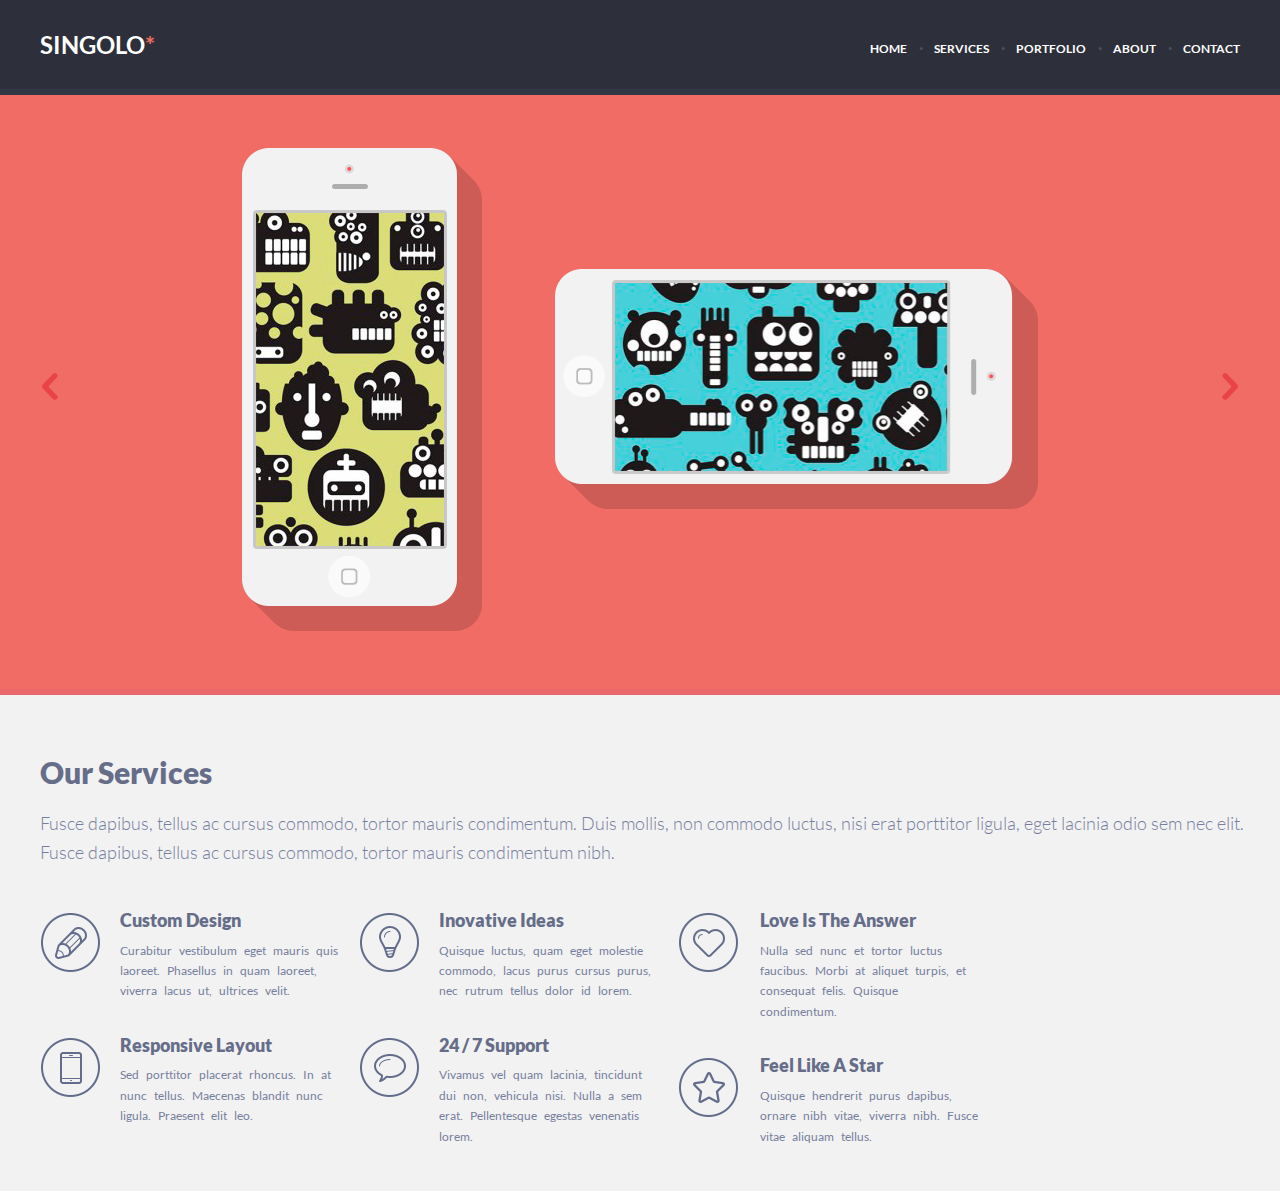
<file: singolo1.html>
<!DOCTYPE html>
<html lang="en">
<head>
    <meta charset="UTF-8">
    <meta name="viewport" content="width=device-width, initial-scale=1.0">
    <link rel="stylesheet" href="./assets/reset.css">
    <link rel="stylesheet" href="singolo1.css">
    <title>Singolo</title>
</head>
<body>
    <header class="head">
        <div class="head-underline">
            <div class="logo">
                <h1 class="logo-text">Singolo</h1> 
                <p class="star">*</p>
            </div>        
            <ul class="navigation">
                <li><a href="#" class="nav-link">Home</a></li>
                <li class="dot">&#183;</li>
                <li><a href="#" class="nav-link">Services</a></li>
                <li class="dot">&#183;</li>
                <li><a href="#" class="nav-link">Portfolio</a></li>
                <li class="dot">&#183;</li>
                <li><a href="#" class="nav-link">About</a></li>
                <li class="dot">&#183;</li>
                <li><a href="#" class="nav-link">Contact</a></li>
            </ul>
        </div>        
        <div class="line-head"></div>   
    </header>
    <main class="slider">
        <div class="wrapper">
            <div class="left-arrow">
                <a class="left-slide" href="#"><img src="./assets/Images/left-arrow.png" alt="arrow to slide left"></a>
            </div>
            <div class="slides">
                <div class="vertical-phone">
                    <img class="vertical_phone_source" src="./assets/Images/iPhone_Vertical.png" alt="vertical phone">
                </div>
                <div class="horizontal-phone">
                    <img class="horizontal_phone_source" src="./assets/Images/iPhone_Horizontal.png" alt="horizontal phone">
                </div>            
            </div>
            <div class="right-arrow">
                <a class="right-slide" href="#"><img src="./assets/Images/right-arrow.png" alt="arrow to slide right"></a>
            </div>
        </div>        
        <div class="line-main"></div>
        <div class="services">
            <div class="services-about">
                <h2 class="services-about-header">Our Services</h2>
                <p class="services-about-p">Fusce dapibus, tellus ac cursus commodo, tortor mauris condimentum. 
                    Duis mollis, non commodo luctus, nisi erat porttitor ligula, eget lacinia odio sem nec elit. 
                    Fusce dapibus, tellus ac cursus commodo, tortor mauris condimentum nibh.
                </p>
            </div>            
            <div class="services-opportunities">
                <div class="services-opportunities-col">
                    <div class="services-design">
                        <img src="./assets/Images/pen.png" alt="pen">
                        <div class="services-design-text">
                            <h3 class="services-design-head">Custom Design</h3>
                            <p>Curabitur vestibulum eget mauris quis laoreet. Phasellus in quam laoreet, viverra lacus ut, ultrices velit.</p>
                        </div>                        
                    </div>
                    <div class="services-layout">
                        <img src="./assets/Images/phone_logo.png" alt="layout">
                        <div class="services-layout-text">
                            <h3>Responsive Layout</h3>
                            <p>Sed porttitor placerat rhoncus. In at nunc tellus. Maecenas blandit nunc ligula. Praesent elit leo.</p>                    
                        </div>
                    </div>     
                </div>
                <div class="services-opportunities-col">
                    <div class="services-ideas">
                        <img src="./assets/Images/bulb.png" alt="bulb">
                        <div class="services-ideas-text">
                            <h3>Inovative Ideas</h3>
                            <p>Quisque luctus, quam eget molestie commodo, lacus purus cursus purus, nec rutrum tellus dolor id lorem.</p>
                        </div>                        
                    </div>
                    <div class="services-support">
                        <img src="./assets/Images/bubble.png" alt="bubble">
                        <div class="services-support-text">
                            <h3>24 / 7 Support</h3>
                            <p>Vivamus vel quam lacinia, tincidunt dui non, vehicula nisi. Nulla a sem erat. Pellentesque egestas venenatis lorem.</p>
                        </div>                        
                    </div>
                </div>
                <div class="services-opportunities-col col-3">
                    <div class="services-love">
                        <img src="./assets/Images/heart.png" alt="heart">
                        <div class="services-love-text">
                            <h3>Love Is The Answer</h3>
                            <p>Nulla sed nunc et tortor luctus faucibus. Morbi at aliquet turpis, et consequat felis. Quisque condimentum.</p>
                        </div>                        
                    </div>
                    <div class="services-star">
                        <img src="./assets/Images/star.png" alt="heart">
                        <div class="services-star-text">
                            <h3>Feel Like A Star</h3>
                            <p>Quisque hendrerit purus dapibus, ornare nibh vitae, viverra nibh. Fusce vitae aliquam tellus.</p>
                        </div>                        
                    </div>
                </div>
            </div>
        </div>
        <div class="line-services"></div>
    </main>
    <footer></footer>
</body>
</html>
</file>
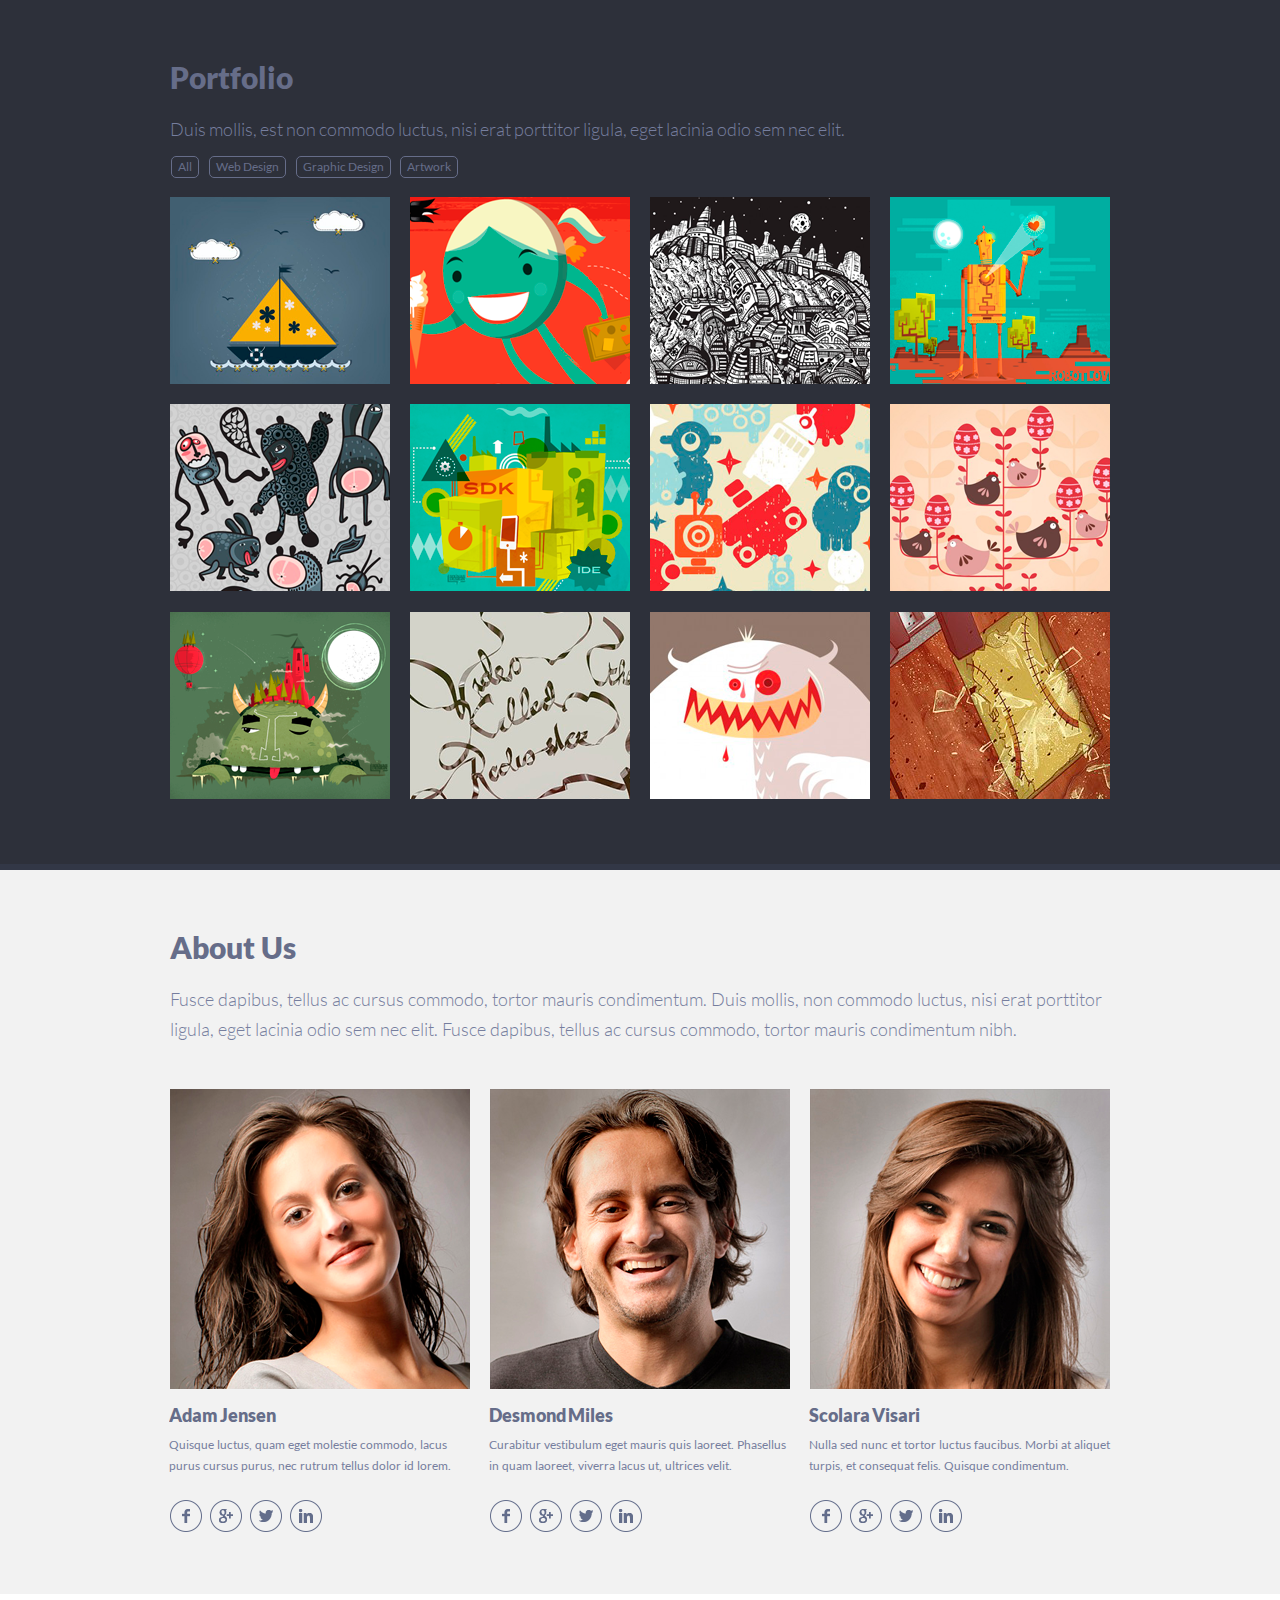
<file: singolo2.html>
<!DOCTYPE html>
<html lang="en">
<head>
    <meta charset="UTF-8">
    <meta name="viewport" content="width=device-width, initial-scale=1.0">
    <link rel="stylesheet" href="./assets/reset.css">
    <link rel="stylesheet" href="singolo2.css">
    <title>Singolo2</title>
</head>
<body class="main">
    <section class="portfolio">
        <div class="content">
            <article class="portfolio-text">
                <h2 class="portfolio_head">Portfolio</h2>
                <p class="portfolio_paragraph">
                    Duis mollis, est non commodo luctus, nisi erat porttitor ligula, eget lacinia odio sem nec elit.
                </p>
            </article>
            <div class="portfolio_images">
                <div class="portfolio_images_buttons">
                    <button>All</button>
                    <button>Web Design</button>
                    <button>Graphic Design</button>
                    <button>Artwork</button>
                </div>
                <section class="portfolio_images_view">
                    <figure>
                        <img src="./assets/Images/portfolio_img_(5).png" alt="boat">
                    </figure>
                    <figure>
                        <img src="./assets/Images/portfolio_img_(8).png" alt="ice_cream_girl">
                    </figure>
                    <figure>
                        <img src="./assets/Images/portfolio_img_(12).png" alt="city">
                    </figure>
                    <figure>
                        <img src="./assets/Images/portfolio_img_(7).png" alt="robot">
                    </figure>
                    <figure>
                        <img src="./assets/Images/portfolio_img_(6).png" alt="animals">
                    </figure>
                    <figure>
                        <img src="./assets/Images/portfolio_img_(11).png" alt="factory">
                    </figure>
                    <figure>
                        <img src="./assets/Images/portfolio_img_(9).png" alt="abstract">
                    </figure>
                    <figure>
                        <img src="./assets/Images/portfolio_img_(4).png" alt="chicken">
                    </figure>
                    <figure>
                        <img src="./assets/Images/portfolio_img_(2).png" alt="monster">
                    </figure>
                    <figure>
                        <img src="./assets/Images/portfolio_img_(10).png" alt="letter">
                    </figure>
                    <figure>
                        <img src="./assets/Images/portfolio_img_(3).png" alt="monster_2">
                    </figure>
                    <figure>
                        <img src="./assets/Images/portfolio_img.png" alt="carpet">
                    </figure>    
                </section>
            </div>
        </div>        
    </section>
    <div class="line-portfolio"></div>
    <section class="about_us">
        <div class="content">
            <article class="about_text">
                <h2 class="about_head">About Us</h2>
                <p class="about_paragraph">
                    Fusce dapibus, tellus ac cursus commodo, tortor mauris condimentum. Duis mollis, non commodo luctus, 
                    nisi erat porttitor ligula, eget lacinia odio sem nec elit. Fusce dapibus, tellus ac cursus commodo, 
                    tortor mauris condimentum nibh.
                </p>
            </article>
            <div class="about_persons">
                <div class="about_column">
                    <img class="person_photo" src="./assets/Images/person_photo_1.png" alt="photo">
                    <div class="about_information">
                        <h3 class="person_name">Adam Jensen</h3>
                        <p class="person_about">Quisque luctus, quam eget molestie commodo, lacus purus cursus purus, nec rutrum tellus dolor id lorem.</p>
                    </div>
                    <div class="about_social_media">
                        <a href="#"><img src="./assets/Images/social_facebook.png" alt="facebook link"></a>                
                        <a href="#"><img src="./assets/Images/social_google.png" alt="google+ link"></a>                   
                        <a href="#"><img src="./assets/Images/social_twitter.png" alt="twitter link"></a>                 
                        <a href="#"><img src="./assets/Images/social_linkedin.png" alt="linkedin link"></a> 
                    </div>
                </div>
                <div class="about_column">
                    <img class="person_photo" src="./assets/Images/person_photo_2.png" alt="photo">
                    <div class="about_information">
                        <h3 class="person_name">Desmond Miles</h3>
                        <p class="person_about">Curabitur vestibulum eget mauris quis laoreet. Phasellus in quam laoreet, viverra lacus ut, ultrices velit.</p>
                    </div>
                    <div class="about_social_media">
                        <a href="#"><img src="./assets/Images/social_facebook.png" alt="facebook link"></a>                 
                        <a href="#"><img src="./assets/Images/social_google.png" alt="google+ link"></a>                   
                        <a href="#"><img src="./assets/Images/social_twitter.png" alt="twitter link"></a>                 
                        <a href="#"><img src="./assets/Images/social_linkedin.png" alt="linkedin link"></a> 
                    </div>
                </div>
                <div class="about_column">
                    <img class="person_photo" src="./assets/Images/person_photo_3.png" alt="photo">                    
                    <div class="about_information">
                        <h3 class="person_name">Scolara Visari</h3>
                        <p class="person_about">Nulla sed nunc et tortor luctus faucibus. Morbi at aliquet turpis, et consequat felis. Quisque condimentum.</p>
                    </div>
                    <div class="about_social_media">                        
                        <a href="#"><img src="./assets/Images/social_facebook.png" alt="facebook link"></a>                 
                        <a href="#"><img src="./assets/Images/social_google.png" alt="google+ link"></a>                   
                        <a href="#"><img src="./assets/Images/social_twitter.png" alt="twitter link"></a>                 
                        <a href="#"><img src="./assets/Images/social_linkedin.png" alt="linkedin link"></a>                       
                    </div>
                </div>
            </div>
        </div>
    </section>
    <div class="line-about_us"></div>
</body>
</html>
</file>
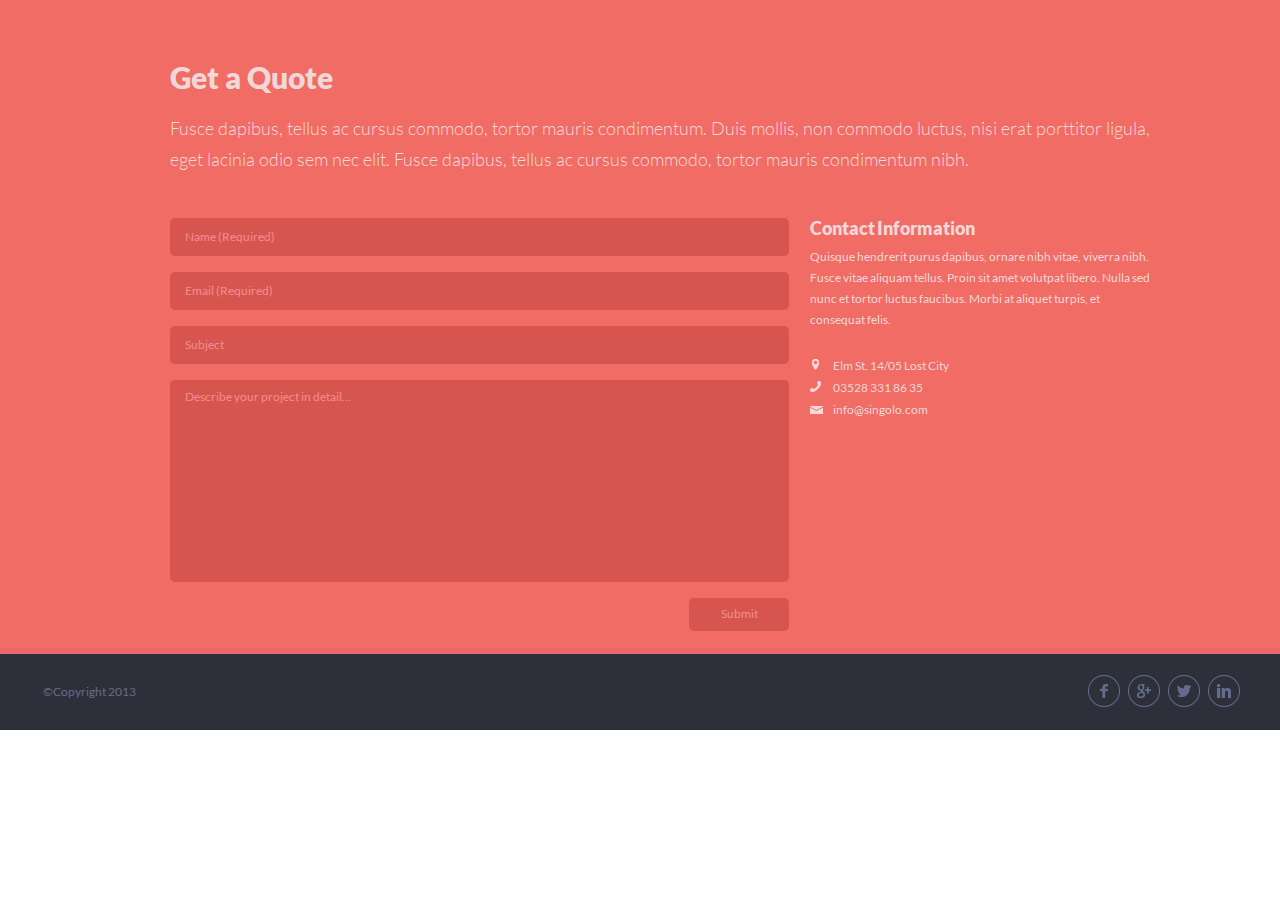
<file: singolo3.html>
<!DOCTYPE html>
<html lang="en">
<head>
    <meta charset="UTF-8">
    <meta name="viewport" content="width=device-width, initial-scale=1.0">
    <link rel="stylesheet" href="./assets/reset.css">
    <link rel="stylesheet" href="singolo3.css">
    <title>Singolo3</title>
</head>
<body class="main">
    <section class="quote">
        <div class="content">
            <article class="quote_text">
                <h2 class="quote_head">Get a Quote</h2>
                <p class="quote_paragraph">
                    Fusce dapibus, tellus ac cursus commodo, tortor mauris condimentum. Duis mollis, non commodo luctus, 
                    nisi erat porttitor ligula, eget lacinia odio sem nec elit. Fusce dapibus, tellus ac cursus commodo, 
                    tortor mauris condimentum nibh.
                </p>
            </article>
            <div class="quote_info_contact_wrapper">
                <div class="contact_form_wrapper">
                    <form class="contact_form" action="">
                        <input class="contact_form_input input_name" type="text" placeholder="Name (Required)" pattern="^[а-яА-ЯеЁa-zA-Z]+$" required>
                        <input class="contact_form_input input_mail" type="email" placeholder="Email (Required)" required>
                        <input class="contact_form_input input_sbj" type="text" placeholder="Subject">
                        <textarea class="contact_form_input input_text" name="contact_textarea" id="1" cols="0" rows="0" placeholder="Describe your project in detail..."></textarea>
                        <button class="contact_form_btn" type="submit" formmethod="POST" formtarget="_self">Submit</button>
                    </form>
                </div>
                <div class="contact_information">
                    <div class="contact_information_text">
                        <h3>Contact Information</h3>
                        <p>
                            Quisque hendrerit purus dapibus, ornare nibh vitae, viverra nibh. Fusce vitae aliquam tellus. 
                            Proin sit amet volutpat libero. Nulla sed nunc et tortor luctus faucibus. Morbi at aliquet turpis, 
                            et consequat felis.
                        </p>
                    </div>
                    <div class="contact_information_contacts">
                        <a class="contacts_link link_loc" href="https://goo.gl/maps/ZDk1Z2UVJQiatZ4t5"><img class="contacts_img img_loc" src="./assets/Images/contact_location.png" alt="location">Elm St. 14/05 Lost City</a>
                        <a class="contacts_link link_phone" href="tel:+35283318635"><img class="contacts_img img_phone" src="./assets/Images/contact_phone.png" alt="phone">03528 331 86 35</a>
                        <a class="contacts_link link_mail" href="mailto:info@singolo.com"><img class="contacts_img img_mail" src="./assets/Images/contact_mail.png" alt="mail">info@singolo.com</a>
                    </div>
                </div>
            </div>        
        </div>      
    </section>
    <div class="line_quote"></div>
    <footer class="footer">
        <p class="footer_text">&copy;Copyright 2013</p>
        <div class="footer_social_media">
            <a href="#"><img src="./assets/Images/social_facebook.png" alt="facebook link"></a>
            <a href="#"><img src="./assets/Images/social_google.png" alt="google+ link"></a>
            <a href="#"><img src="./assets/Images/social_twitter.png" alt="twitter link"></a>
            <a href="#"><img src="./assets/Images/social_linkedin.png" alt="linkedin link"></a>
        </div>        
    </footer>
</body>
</html>
</file>
<file: singolo1.css>
@import "./assets/fonts.css";

a {
    text-decoration: none;
}
.head {
    height: 95px;
}
.head-underline {
    height: 89px;        
    background-color: #2d303a;
    font-family: "Lato-Bold", sans-serif;
    text-transform: uppercase;
    display: flex;
    flex-direction: row;
    justify-content: space-between;   
    align-items: center;     
}

@media (min-width: 480px){  
    .logo {
        display: flex;
        flex-direction: row;
        justify-content: flex-start;
        font-size: 12px;
        color: #ffffff;
        margin-left: 40px;
    }

    .star {
        font-size: 25px;
        color: #f06c64;
        margin: 16px 0 0;
    }
}

@media (max-width: 480px) {
    .logo {
        display: none;
    }
}

.navigation {
    list-style-type: none;
    width: 370px;
    display: flex;
    flex-direction: row;
    justify-content: space-between;
    padding-left: 0;
    margin: 6px 40px 0 0;
}

.nav-link {
    color: #ffffff;
    font-size: 12px;
    font-weight: 700;
}

.nav-link:hover {
    color: #f06c64;
    border-bottom: 1px solid #f06c64;
}

.dot {
    color: #494e62;
}   

.line-head {
    height: 6px;
    background-color: #323746;
}

.wrapper {
    display: flex;
    flex-direction: row;
    justify-content: space-between;
    align-items: center;    
    height: 594px;
    background-color: #f06c64;
}

.left-arrow {
    width: 16px;
    height: 27px;
    margin-left: 42px;
    margin-bottom: 11px;
}

.right-arrow {
    width: 16px;
    height: 27px;
    margin-right: 42px;
    margin-bottom: 11px;
}

.left-slide>:hover, .right-slide>:hover {
    transform: scale(1.2);
}

.slides {
    display: flex;
    flex-direction: row;
    justify-content: flex-start;
}

@media screen and (min-width: 900px) {
    .vertical_phone_source {
        width: 240px;
        height: 483px;
    }

    .horizontal_phone_source {
        width: 483px;
        height: 240px;
    }
}

@media screen and (max-width: 900px) {
    .vertical_phone_source {
        width: auto;
        height: auto;
    }

    .horizontal_phone_source {
        display: none;
    }
}

@media screen and (max-width: 400px) {
    .vertical_phone_source {
        display: none;
    }
}

.vertical-phone {
    margin-right: 73px;
}

.horizontal-phone {
    margin-top: 121px;
}

.line-main {
    height: 6px;
    background-color: #ea676b;
}

.services {
    height: 496px;
    display: flex;
    flex-direction: row;
    flex-wrap: wrap;
    background-color: #f2f2f2;
}

.services-about {
    margin: 35px 0 0 40px;
}

.services-about-header {
    font-family: "Lato-Black", sans-serif;
    font-size: 30px;
    word-spacing: -1px;
    color: #666d89;
    margin-bottom: 20px;
}

.services-about-p {
    font-family: "Lato-Light", sans-serif;
    font-size: 18px;
    letter-spacing: 0.2 px;
    word-spacing: 1px;
    line-height: 1.6;
    word-wrap: break-word;  
    color: #767e9e;
    margin: 0;
}

.services-opportunities {
    display: flex;
    flex-flow: row wrap;    
    justify-content: space-around;
    margin-bottom: 15px;
    margin-left: 41px;
}

.services-opportunities-col {
    display: flex;
    flex-direction: column;
    margin-right: 20px;
}

.services-opportunities-col>div {
    display: flex;
    flex-direction: row;
}

.services-design, .services-ideas, .services-love {
    margin-top: 14px;
}

.services-layout, .services-support, .services-star {
    margin-top: 33px;
}

.services-opportunities-col>div>img {
    height: 59px;
    width: 59px;
    margin-right: 20px;
    margin-top: 3px;
}

.col-3>div>img {
    margin-right: 22px;
}

.services-opportunities>div>div>div>h3 {
    font-family: "Lato-Black", sans-serif;
    font-size: 18px;
    color: #666d89;
    margin: 0;
}
.services-opportunities>div>div>div>p {
    font-family:"Lato-Regular", sans-serif;
    font-size: 12px;
    word-spacing: 5px;
    word-wrap: break-word;
    line-height: 1.7;
    width: 220px;
    color: #767e9e;
    margin-top: 10px;
    margin-bottom: 0;
    overflow: hidden;
    text-overflow: ellipsis;
}

.line-services {
    height: 6px;
    background-color: #ffffff;
}
</file>
<file: singolo2.css>
@import "./assets/fonts.css";

.content {
    width: 1020px;
    margin: 0 auto;
}

.portfolio {
    height: 864px;
    background-color: #2d303a;
    display: flex;
    flex-direction: column;
}

.portfolio-text {
    margin-top: 60px;
    margin-left: 40px;    
}

.portfolio_images_buttons {
    margin: -2px 0 19px 41px;
}

.portfolio_head {
    font-family: "Lato-Black", sans-serif;
    font-size: 30px;
    color: #666d89;
}

.portfolio_paragraph {
    font-family: "Lato-Light", sans-serif;
    font-size: 18px;
    color: #767e9e;
}

.portfolio_images {
    display: flex;
    flex-direction: column;
}

.portfolio_images_buttons>button {
    background-color: #2d303a;
	border-radius: 5px;
	border: 1px solid #666d89;
	display: inline-block;
	cursor: pointer;
	color:#666d89;
	font-family: "Lato-Regular", sans-serif;
	font-size: 12px;
    padding: 3px 6px;
    margin-right: 6px;
	text-decoration: none;
}

.portfolio_images_buttons>button:last-child {
    margin-right: 0;
    margin-left: -1px;
}

.portfolio_images_buttons>button:hover {
    border:1px solid #dedede;
    color:#dedede;
}

.portfolio_images_view {
    display: grid;
    grid-template: repeat(3,fit-content(220px)) / repeat(4,fit-content(191px));
    justify-content: center;
    justify-items: center;
    grid-column-gap: 20px;
    grid-row-gap: 16px; 
}

.portfolio_images_view>figure {
    margin: 0;
}

.portfolio_images_view>figure:nth-child(n+13) {
    display: none;
}

.line-portfolio {
    height: 6px;
    background-color: #323746;
}

.about_us {
    height: 724px;
    background-color: #f2f2f2;
    display: flex;
    flex-direction: column;
}

.about_text {
    margin: 60px 40px 0;
}

.about_head, .about_paragraph {
    margin: 0;
}

.about_head {
    font-family: "Lato-Black", sans-serif;
    font-size: 30px;
    color: #666d89;
}

.about_paragraph {
    font-family: "Lato-Light", sans-serif;
    font-size: 18px;
    color: #767e9e;
    word-spacing: 1px;
    line-height: 1.7;
    margin-top: 19px;
}
 
.about_persons {
    margin: 44px 40px 0;
}

.about_persons {
    display: flex;
    flex-direction: row;
    justify-content: space-between;
    flex-wrap: wrap;
}

.about_column {
    display: flex;
    flex-direction: column;    
    width: 300px;    
}

.person_photo {
    width: 300px;
    height: 300px;
}

.about_information {
    margin-top: 16px;
    margin-left: -1px;
}

.person_name, .person_about {
    margin: 0;
}

.person_name {
    font-family: "Lato-Black", sans-serif;
    font-size: 18px;    
    white-space: nowrap;
    word-spacing: -1px;
    color: #666d89;
    overflow: hidden;
}

.person_about {
    font-family: "Lato-Regular", sans-serif;
    font-size: 12px;
    color: #767e9e;
    margin-top: 9px;
    word-spacing: 1px;
    line-height: 1.75;
}

.about_social_media {
    display: flex;
    flex-direction: row;
    margin-top: 24px;
}

.about_social_media>a {
    margin-right: 8px;
}

.about_social_media>a:hover {
    transform: scale(1.2);
}

.line-about_us {
    height: 6px;
    background-color: #ffffff;
}
</file>
<file: singolo3.css>
@import "./assets/fonts.css";

.content {
    width: 1020px;
    margin: 0 auto;    
}

.quote_content {
    display: flex;
    flex-flow: row wrap;
}

.quote {    
    background-color: #f06c64;
    height: 648px;   
}

.quote_text {
    padding-top: 60px;
    width: auto;
    display: flex;
    flex-direction: column;
    margin-left: 40px;
}

.quote_head, .quote_paragraph {
    margin: 0;
}

.quote_head {
    font-family: "Lato-Black", sans-serif;
    font-size: 30px;
    color: #f0d8d9;
}

.quote_paragraph {
    font-family: "Lato-Light", sans-serif;
    font-size: 18px;
    color: #f0d8d9;
    word-wrap: break-word;
    word-spacing: 1px;
    line-height: 1.75;
    margin-top: 18px;
}

.quote_info_contact_wrapper {
    display: flex;
    flex-flow: row;
    margin-left: 40px;
}

.contact_form_wrapper {
    margin-top: 42px;
}

.contact_form {
    display: flex;
    flex-direction: column;
    max-width: 619px;
}

.contact_form_input {
    box-sizing:border-box;
    width: 619px;
    height: 38px;
    background-color: #d6564f;
    border: none;
    border-radius: 5px;
    padding: 0 15px;
    margin-bottom: 16px;    
}

.input_text {
    height: 202px;
    resize: none;
    padding: 10px 0 0 15px;
}

.contact_form_btn {
    background-color: #d6564f;
    border: none;
    width: 100px;
    height: 33px;   
    border-radius: 5px;
    align-self: flex-end; 
}

.contact_form_btn:hover {
    border: 2px solid #d84840;
    color: #f89fa2;
}

.contact_form_input, .contact_form_input::placeholder, .contact_form_btn {
    font-family: "Lato-Regular", sans-serif;
    font-size: 12px;
    color: #f48c8f;
}

.contact_information {
    display: flex;
    flex-direction: column;
    color: #f0d8d9;
    margin-top: 42px;
    margin-left: 21px;
}

.contact_information_text>h3 {
    font-family: "Lato-Black", sans-serif;
    font-size: 18px;
    letter-spacing: 0px;
    word-spacing: -1px;
    margin: 0;
}


.contact_information_text>p {
    font-family: "Lato-Regular", sans-serif;
    font-size: 12px;
    word-wrap: break-word;
    line-height: 1.75;
    margin: 8px 0 0;
}

.contact_information_contacts {
    display: flex;
    flex-direction: column;
    margin-top: 29px;
}

.contacts_link {
    font-family: "Lato-Regular", sans-serif;
    font-size: 12px;
    text-decoration: none;
    color: #f0d8d9;
    margin-bottom: 8px;
}

.contacts_img {
    margin-right: 10px;
}

.img_loc {
    margin-right: 14px;
    margin-left: 2px;
}

.img_phone {
    margin-right: 12px;
}

.link_mail {
    margin: 0;
}

.line_quote {
    height: 6px;
    background-color: #ea676b;
}

.footer {
    height: 76px;
    background-color: #2d303a;
    display: flex;
    flex-direction: row;
    justify-content: space-between;
    align-items: center;  
    padding: 0 40px;  
}

.footer_text {
    font-family: "Lato-Regular", sans-serif;
    font-size: 12px;    
    color: #666d89;
    margin: 0 0 0 3px;
}

.footer_social_media {
    margin-top: 2px;
}

.footer_social_media>a {
    margin-left: 4px;
}

.footer_social_media>a>img:hover {
    transform: scale(1.2);
}
</file>
